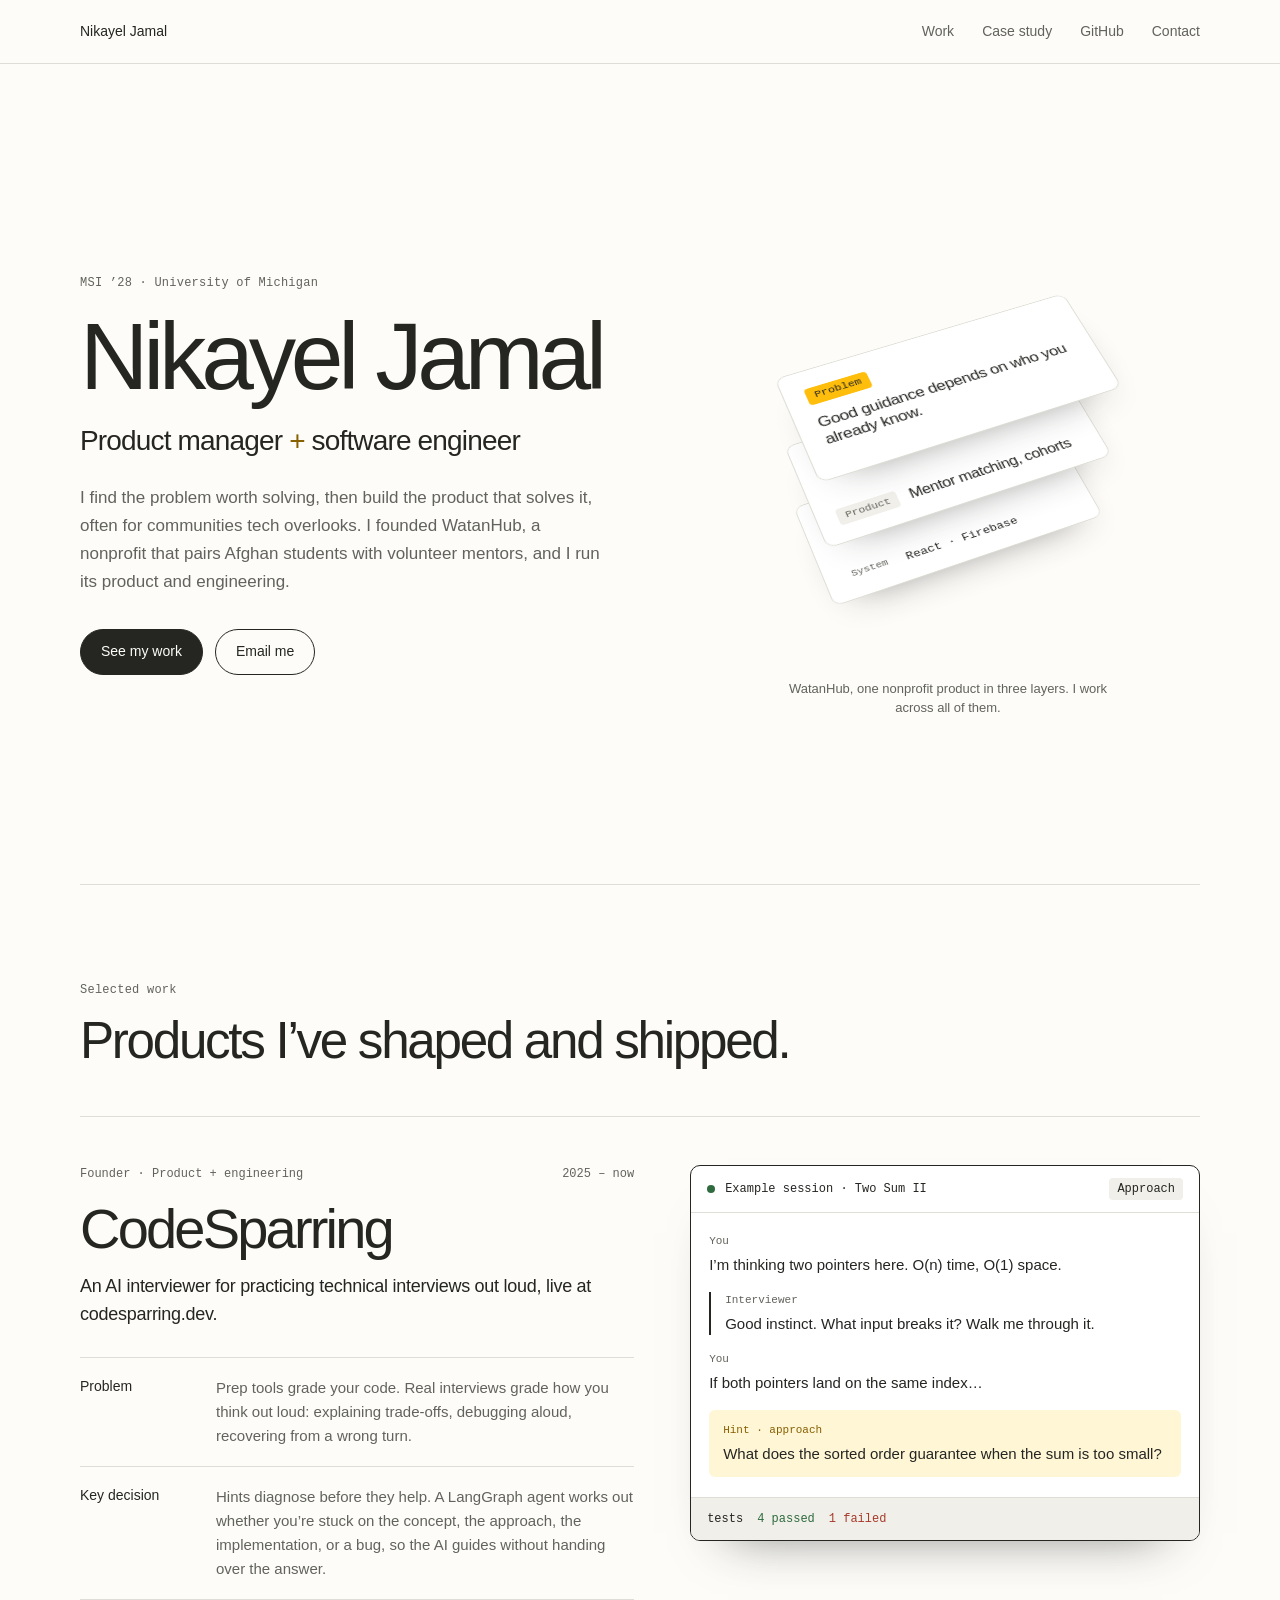
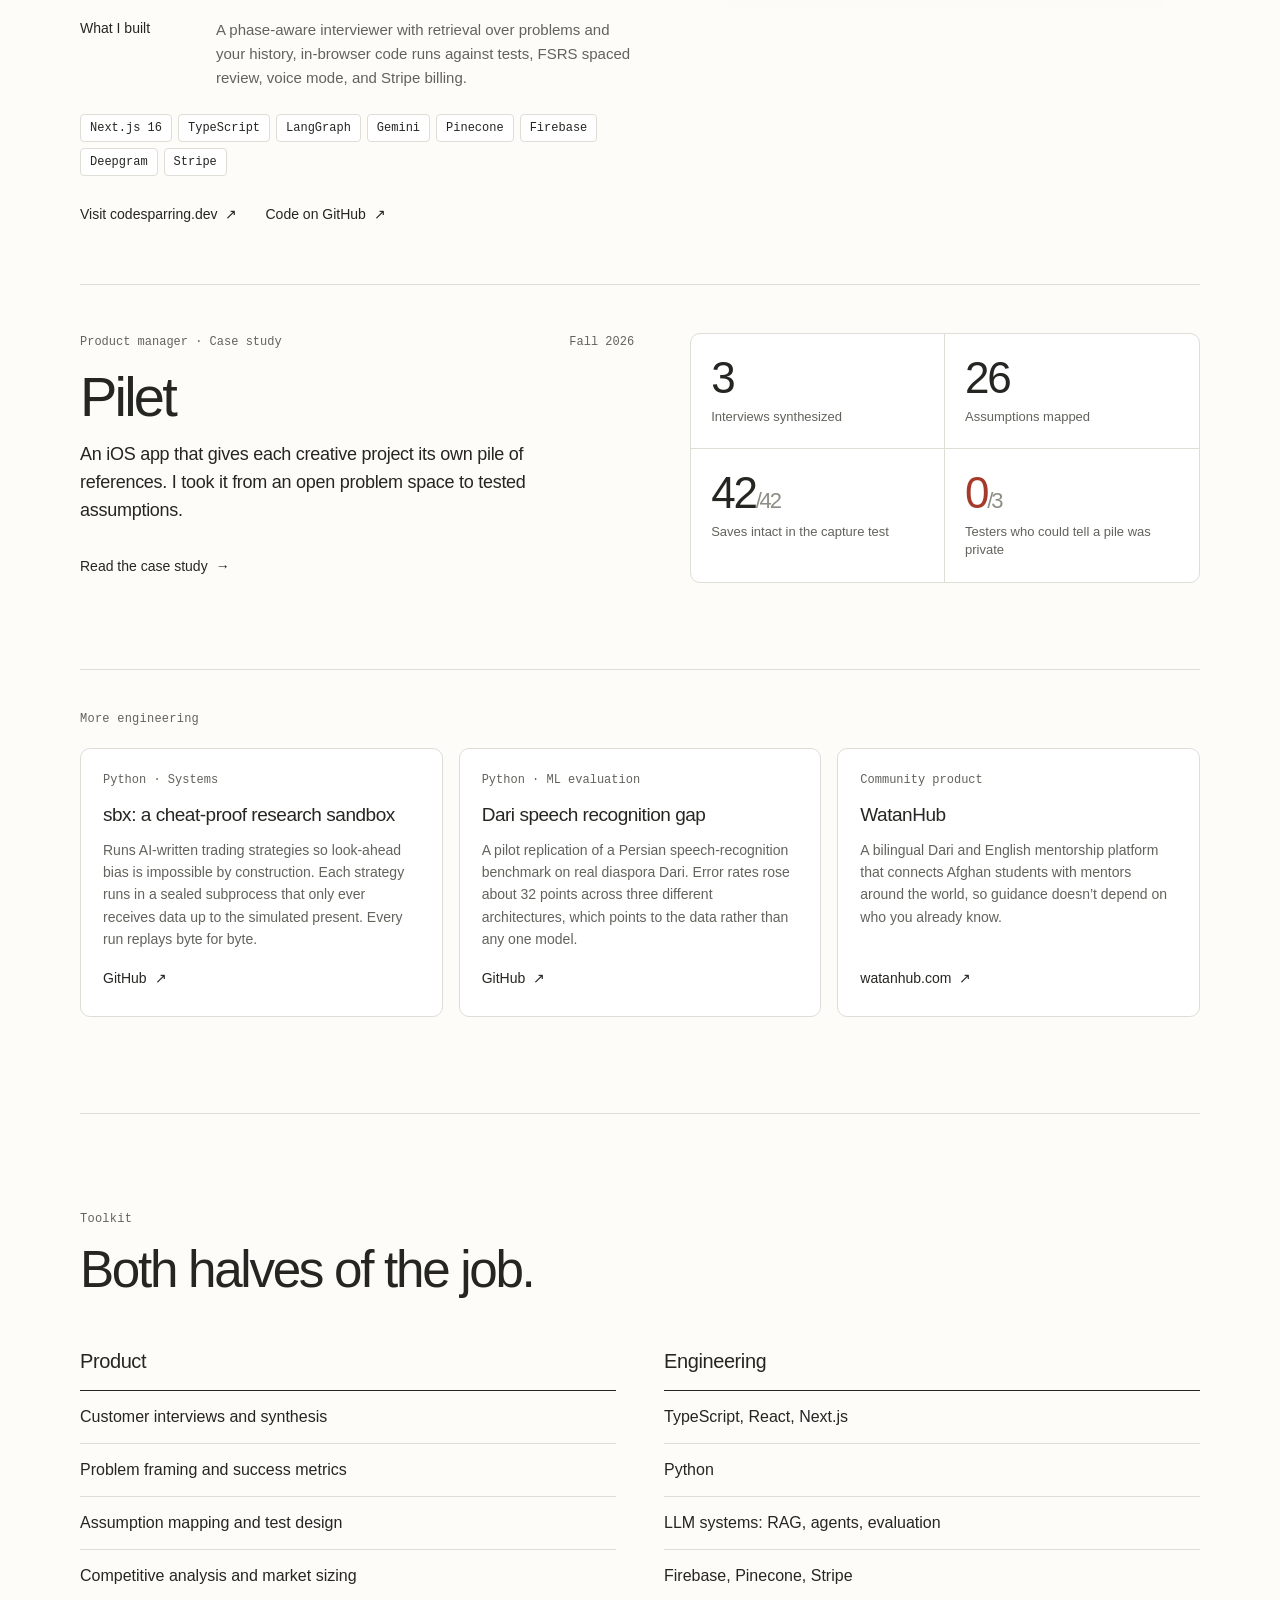
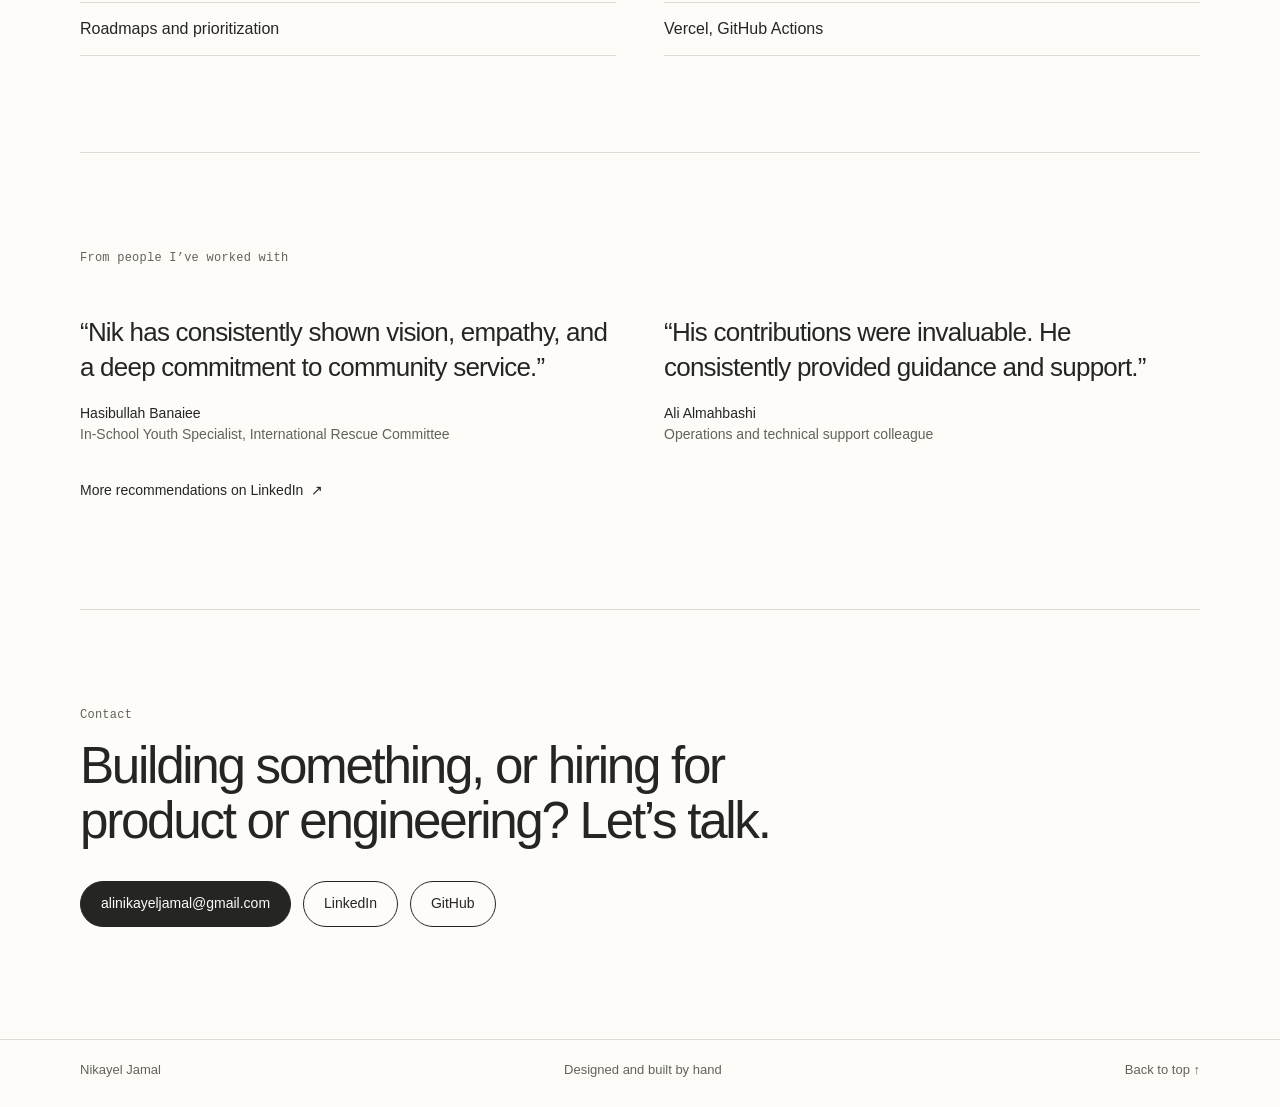
<file: index.html>
<!doctype html>
<html lang="en">
  <head>
    <meta charset="utf-8">
    <meta name="viewport" content="width=device-width, initial-scale=1">
    <title>Nikayel Jamal · Product Manager &amp; Software Engineer</title>
    <meta name="description" content="Product manager and software engineer at the University of Michigan School of Information (MSI ’28). I find the problem worth solving, then build the product that solves it, often for communities tech overlooks. Founder of WatanHub, a nonprofit mentorship platform for Afghan students.">
    <link rel="stylesheet" href="styles.css">
    <link rel="stylesheet" href="home.css">
    <script src="home.js" defer></script>
  </head>
  <body>
    <a class="skip-link" href="#top">Skip to content</a>
    <header class="site-header">
      <a class="brand" href="#top" aria-label="Nikayel Jamal home">Nikayel Jamal</a>
      <nav class="nav-links" aria-label="Primary navigation">
        <a href="#work">Work</a>
        <a href="case-study.html">Case study</a>
        <a href="https://github.com/Nikayel" target="_blank" rel="noreferrer">GitHub</a>
        <a href="#contact">Contact</a>
      </nav>
    </header>

    <main id="top" tabindex="-1">
      <!-- HERO -->
      <section class="hero" aria-labelledby="hero-title">
        <div class="hero-copy">
          <p class="label">MSI ’28 · University of Michigan</p>
          <h1 id="hero-title">Nikayel Jamal</h1>
          <p class="hero-role">Product manager <span aria-hidden="true">+</span> software engineer</p>
          <p class="hero-lede">I find the problem worth solving, then build the product that solves it, often for communities tech overlooks. I founded WatanHub, a nonprofit that pairs Afghan students with volunteer mentors, and I run its product and engineering.</p>
          <div class="hero-actions">
            <a class="button button-primary" href="#work">See my work</a>
            <a class="button button-quiet" href="mailto:alinikayeljamal@gmail.com">Email me</a>
          </div>
        </div>

        <!-- Signature: one product, three layers. CSS 3D, no library. -->
        <figure class="layers">
          <div class="layers-scene" data-tilt>
            <div class="layer layer-system">
              <span class="layer-tag">System</span>
              <p>React · Firebase</p>
            </div>
            <div class="layer layer-product">
              <span class="layer-tag">Product</span>
              <p>Mentor matching, cohorts</p>
            </div>
            <div class="layer layer-problem">
              <span class="layer-tag">Problem</span>
              <p>Good guidance depends on who you already know.</p>
            </div>
          </div>
          <figcaption>WatanHub, one nonprofit product in three layers. I work across all of them.</figcaption>
        </figure>
      </section>

      <!-- WORK -->
      <section class="section" id="work" aria-labelledby="work-title">
        <div class="section-head">
          <p class="label">Selected work</p>
          <h2 id="work-title">Products I’ve shaped and shipped.</h2>
        </div>

        <!-- Featured 1: founder, PM + SWE -->
        <article class="feature" aria-labelledby="cs-title">
          <div class="feature-copy">
            <p class="feature-meta"><span>Founder · Product + engineering</span><span>2025 – now</span></p>
            <h3 id="cs-title">CodeSparring</h3>
            <p class="feature-lede">An AI interviewer for practicing technical interviews out loud, live at codesparring.dev.</p>
            <dl class="feature-facts">
              <div><dt>Problem</dt><dd>Prep tools grade your code. Real interviews grade how you think out loud: explaining trade-offs, debugging aloud, recovering from a wrong turn.</dd></div>
              <div><dt>Key decision</dt><dd>Hints diagnose before they help. A LangGraph agent works out whether you’re stuck on the concept, the approach, the implementation, or a bug, so the AI guides without handing over the answer.</dd></div>
              <div><dt>What I built</dt><dd>A phase-aware interviewer with retrieval over problems and your history, in-browser code runs against tests, FSRS spaced review, voice mode, and Stripe billing.</dd></div>
            </dl>
            <ul class="stack" aria-label="Tech stack">
              <li>Next.js 16</li><li>TypeScript</li><li>LangGraph</li><li>Gemini</li><li>Pinecone</li><li>Firebase</li><li>Deepgram</li><li>Stripe</li>
            </ul>
            <div class="feature-links">
              <a class="text-link" href="https://www.codesparring.dev" target="_blank" rel="noreferrer">Visit codesparring.dev <span aria-hidden="true">↗</span></a>
              <a class="text-link" href="https://github.com/Nikayel/MockmateWebsite" target="_blank" rel="noreferrer">Code on GitHub <span aria-hidden="true">↗</span></a>
            </div>
          </div>

          <div class="session" aria-label="Example CodeSparring session">
            <div class="session-bar"><span class="session-dot"></span><span>Example session · Two Sum II</span><span class="session-phase">Approach</span></div>
            <div class="session-body">
              <p class="turn turn-you"><span>You</span>I’m thinking two pointers here. O(n) time, O(1) space.</p>
              <p class="turn turn-ai"><span>Interviewer</span>Good instinct. What input breaks it? Walk me through it.</p>
              <p class="turn turn-you"><span>You</span>If both pointers land on the same index…</p>
              <p class="turn turn-hint"><span>Hint · approach</span>What does the sorted order guarantee when the sum is too small?</p>
            </div>
            <div class="session-tests"><span>tests</span><span class="pass">4 passed</span><span class="fail">1 failed</span></div>
          </div>
        </article>

        <!-- Featured 2: PM case study -->
        <a class="feature feature-case" href="case-study.html" aria-labelledby="pilet-title">
          <div class="feature-copy">
            <p class="feature-meta"><span>Product manager · Case study</span><span>Fall 2026</span></p>
            <h3 id="pilet-title">Pilet</h3>
            <p class="feature-lede">An iOS app that gives each creative project its own pile of references. I took it from an open problem space to tested assumptions.</p>
            <span class="text-link case-link">Read the case study <span aria-hidden="true">→</span></span>
          </div>
          <dl class="case-stats">
            <div><dt>Interviews synthesized</dt><dd>3</dd></div>
            <div><dt>Assumptions mapped</dt><dd>26</dd></div>
            <div><dt>Saves intact in the capture test</dt><dd>42<small>/42</small></dd></div>
            <div><dt>Testers who could tell a pile was private</dt><dd>0<small>/3</small></dd></div>
          </dl>
        </a>

        <!-- More engineering -->
        <h3 class="more-title label">More engineering</h3>
        <ul class="more-grid">
          <li class="mini">
            <p class="feature-meta"><span>Python · Systems</span></p>
            <h4>sbx: a cheat-proof research sandbox</h4>
            <p>Runs AI-written trading strategies so look-ahead bias is impossible by construction. Each strategy runs in a sealed subprocess that only ever receives data up to the simulated present. Every run replays byte for byte.</p>
            <a class="text-link" href="https://github.com/Nikayel/finance-agent" target="_blank" rel="noreferrer">GitHub <span aria-hidden="true">↗</span></a>
          </li>
          <li class="mini">
            <p class="feature-meta"><span>Python · ML evaluation</span></p>
            <h4>Dari speech recognition gap</h4>
            <p>A pilot replication of a Persian speech-recognition benchmark on real diaspora Dari. Error rates rose about 32 points across three different architectures, which points to the data rather than any one model.</p>
            <a class="text-link" href="https://github.com/Nikayel/dari-asr-domain-gap" target="_blank" rel="noreferrer">GitHub <span aria-hidden="true">↗</span></a>
          </li>
          <li class="mini">
            <p class="feature-meta"><span>Community product</span></p>
            <h4>WatanHub</h4>
            <p>A bilingual Dari and English mentorship platform that connects Afghan students with mentors around the world, so guidance doesn’t depend on who you already know.</p>
            <a class="text-link" href="https://www.watanhub.com/" target="_blank" rel="noreferrer">watanhub.com <span aria-hidden="true">↗</span></a>
          </li>
        </ul>
      </section>

      <!-- TOOLKIT -->
      <section class="section toolkit" aria-labelledby="toolkit-title">
        <div class="section-head">
          <p class="label">Toolkit</p>
          <h2 id="toolkit-title">Both halves of the job.</h2>
        </div>
        <div class="toolkit-grid">
          <div>
            <h3>Product</h3>
            <ul>
              <li>Customer interviews and synthesis</li>
              <li>Problem framing and success metrics</li>
              <li>Assumption mapping and test design</li>
              <li>Competitive analysis and market sizing</li>
              <li>Roadmaps and prioritization</li>
            </ul>
          </div>
          <div>
            <h3>Engineering</h3>
            <ul>
              <li>TypeScript, React, Next.js</li>
              <li>Python</li>
              <li>LLM systems: RAG, agents, evaluation</li>
              <li>Firebase, Pinecone, Stripe</li>
              <li>Vercel, GitHub Actions</li>
            </ul>
          </div>
        </div>
      </section>

      <!-- REFERENCES -->
      <section class="section" aria-labelledby="refs-title">
        <div class="section-head">
          <p class="label">From people I’ve worked with</p>
          <h2 id="refs-title" class="visually-hidden">Recommendations</h2>
        </div>
        <div class="refs">
          <figure>
            <blockquote>“Nik has consistently shown vision, empathy, and a deep commitment to community service.”</blockquote>
            <figcaption><strong>Hasibullah Banaiee</strong> In-School Youth Specialist, International Rescue Committee</figcaption>
          </figure>
          <figure>
            <blockquote>“His contributions were invaluable. He consistently provided guidance and support.”</blockquote>
            <figcaption><strong>Ali Almahbashi</strong> Operations and technical support colleague</figcaption>
          </figure>
        </div>
        <a class="text-link" href="https://www.linkedin.com/in/nikayel-ali-162812221/?skipRedirect=true" target="_blank" rel="noreferrer">More recommendations on LinkedIn <span aria-hidden="true">↗</span></a>
      </section>

      <!-- CONTACT -->
      <section class="contact" id="contact" aria-labelledby="contact-title">
        <p class="label">Contact</p>
        <h2 id="contact-title">Building something, or hiring for product or engineering? Let’s talk.</h2>
        <div class="hero-actions">
          <a class="button button-primary" href="mailto:alinikayeljamal@gmail.com">alinikayeljamal@gmail.com</a>
          <a class="button button-quiet" href="https://www.linkedin.com/in/nikayel-ali-162812221/?skipRedirect=true" target="_blank" rel="noreferrer">LinkedIn</a>
          <a class="button button-quiet" href="https://github.com/Nikayel" target="_blank" rel="noreferrer">GitHub</a>
        </div>
      </section>
    </main>

    <footer class="site-footer">
      <span>Nikayel Jamal</span>
      <span>Designed and built by hand</span>
      <a href="#top">Back to top ↑</a>
    </footer>
  </body>
</html>
</file>
<file: styles.css>
/* Shared base for every page: tokens, reset, header, buttons. */
:root {
  --paper: #fdfcf9;
  --ink: #252622;
  --muted: #62635c;
  --faint: #8d8e86;
  --line: #deded6;
  --surface: #f0efe9;
  --card: #ffffff;
  --maize: #ffbe0b;
  --maize-ink: #876000;
  --text-primary: var(--ink);
  --text-secondary: var(--muted);
  --font: "Helvetica Neue", "Avenir Next", -apple-system, BlinkMacSystemFont, "SF Pro Display", "Segoe UI", sans-serif;
  --mono: ui-monospace, "SF Mono", "JetBrains Mono", Menlo, Consolas, monospace;
  --page: min(1120px, calc(100% - 96px));
}

* { box-sizing: border-box; }
html { scroll-behavior: smooth; }
body {
  margin: 0;
  background: var(--paper);
  color: var(--ink);
  font-family: var(--font);
  line-height: 1.5;
  -webkit-font-smoothing: antialiased;
}
a { color: inherit; text-underline-offset: 5px; }
h1, h2, h3, p { overflow-wrap: break-word; }
h1, h2, h3 { margin: 0; font-weight: 400; }
img, video { max-width: 100%; }
::selection { background: #ffe49a; color: var(--ink); }
:focus-visible { outline: 2px solid var(--ink); outline-offset: 4px; }

.skip-link { position: fixed; z-index: 50; top: 8px; left: 16px; padding: 12px 20px; transform: translateY(-180%); background: var(--ink); color: #fff; }
.skip-link:focus { transform: translateY(0); }

/* Header */
.site-header {
  position: sticky;
  top: 0;
  z-index: 10;
  display: flex;
  align-items: center;
  justify-content: space-between;
  gap: 24px;
  min-height: 64px;
  padding-inline: max(24px, calc((100% - 1120px) / 2));
  background: rgba(253, 252, 249, 0.9);
  border-bottom: 1px solid var(--line);
  backdrop-filter: blur(8px);
}
.brand { color: var(--ink); font-size: 14px; font-weight: 500; text-decoration: none; }
.nav-links { display: flex; flex-wrap: nowrap; justify-content: flex-end; gap: 28px; color: var(--muted); font-size: 14px; }
.nav-links a { display: inline-flex; align-items: center; min-height: 44px; text-decoration: none; }
.nav-links a:hover { color: var(--ink); }
.nav-links [aria-current="page"] { color: var(--ink); text-decoration: underline; text-decoration-color: var(--maize); text-decoration-thickness: 2px; text-underline-offset: 7px; }

/* Shared pieces */
.label { margin: 0; color: var(--muted); font-family: var(--mono); font-size: 12px; letter-spacing: 0.02em; }
.button { display: inline-flex; align-items: center; justify-content: center; gap: 10px; min-height: 46px; padding: 0 20px; border: 1px solid var(--ink); border-radius: 999px; font-size: 14px; text-decoration: none; transition: background-color 160ms ease, color 160ms ease; }
.button-primary { background: var(--ink); color: var(--paper); }
.button-primary:hover { background: #000; }
.button-quiet:hover { background: var(--ink); color: var(--paper); }
.text-link { display: inline-flex; align-items: center; gap: 8px; min-height: 44px; font-size: 14px; text-decoration: none; }
.text-link:hover { text-decoration: underline; }

@media (max-width: 640px) {
  :root { --page: calc(100% - 32px); }
  .site-header { gap: 12px; min-height: 56px; padding-inline: 16px; }
  .brand { flex-shrink: 0; font-size: 13px; }
  .nav-links { gap: 14px; font-size: 12px; }
}

@media (max-width: 400px) {
  .nav-links { gap: 10px; font-size: 11px; }
}

@media (prefers-reduced-motion: reduce) {
  html { scroll-behavior: auto; }
  *, *::before, *::after { transition-duration: 0.01ms !important; animation-duration: 0.01ms !important; }
}
</file>
<file: home.css>
/* Homepage */
main:focus { outline: none; }
.visually-hidden { position: absolute; width: 1px; height: 1px; overflow: hidden; clip: rect(0 0 0 0); white-space: nowrap; }

/* Hero */
.hero { display: grid; grid-template-columns: minmax(0, 1fr) minmax(0, 0.9fr); gap: 56px; align-items: center; width: var(--page); min-height: min(calc(100vh - 64px), 820px); margin-inline: auto; padding: 64px 0; }
.hero h1 { margin-top: 18px; font-size: clamp(56px, 7.4vw, 104px); line-height: 0.98; letter-spacing: -0.055em; }
.hero-role { margin: 18px 0 0; font-size: clamp(20px, 2.2vw, 28px); letter-spacing: -0.03em; }
.hero-role span { color: var(--maize-ink); }
.hero-lede { max-width: 520px; margin: 22px 0 0; color: var(--muted); font-size: 17px; line-height: 1.65; }
.hero-actions { display: flex; flex-wrap: wrap; gap: 12px; margin-top: 32px; }

/* Signature: layered 3D stack */
.layers { margin: 0; }
.layers-scene { --rx: 38deg; --rz: -22deg; --gap: 104px; position: relative; height: 440px; perspective: 1400px; }
.layers-scene > .layer { position: absolute; left: 50%; top: 50%; width: 300px; min-height: 132px; margin: -66px 0 0 -150px; padding: 18px 20px; border: 1px solid var(--line); border-radius: 10px; background: var(--card); box-shadow: 0 24px 40px -28px rgba(37, 38, 34, 0.45); transform: rotateX(var(--rx)) rotateZ(var(--rz)) translateZ(calc(var(--z) * var(--gap))); transition: transform 600ms cubic-bezier(0.22, 1, 0.36, 1); }
.layers-scene:hover, .layers-scene:focus-within { --gap: 120px; }
.layers-scene > .layer-system, .layers-scene > .layer-product { display: flex; align-items: flex-end; gap: 12px; }
.layer-system p, .layer-product p { margin: 0; }
.layer-system .layer-tag, .layer-product .layer-tag { flex: none; margin-bottom: 1px; }
.layer-system { --z: -1; background: var(--surface); }
.layer-product { --z: 0; }
.layer-problem { --z: 1; border-color: var(--ink); }
.layer-tag { display: inline-block; padding: 2px 8px; border-radius: 4px; background: var(--surface); color: var(--muted); font-family: var(--mono); font-size: 11px; }
.layer-problem .layer-tag { background: var(--maize); color: var(--ink); }
.layer-system .layer-tag { background: var(--card); }
.layer p { margin: 12px 0 0; font-size: 16px; line-height: 1.35; letter-spacing: -0.02em; }
.layer-system p { font-family: var(--mono); font-size: 13px; letter-spacing: 0; }
.layers figcaption { max-width: 340px; margin: 8px auto 0; color: var(--muted); font-size: 13px; line-height: 1.5; text-align: center; }

/* Sections */
.section { width: var(--page); margin-inline: auto; padding: 96px 0; border-top: 1px solid var(--line); }
.section-head { margin-bottom: 48px; }
.section-head h2, .contact h2 { max-width: 760px; margin-top: 14px; font-size: clamp(32px, 4vw, 52px); line-height: 1.08; letter-spacing: -0.045em; text-wrap: balance; }

/* Featured work */
.feature { display: grid; grid-template-columns: minmax(0, 1fr) minmax(0, 0.92fr); gap: 56px; align-items: start; padding: 48px 0; border-top: 1px solid var(--line); color: inherit; text-decoration: none; }
.feature-meta { display: flex; flex-wrap: wrap; justify-content: space-between; gap: 8px 16px; margin: 0; color: var(--muted); font-family: var(--mono); font-size: 12px; }
.feature h3 { margin-top: 18px; font-size: clamp(36px, 4.4vw, 56px); line-height: 1; letter-spacing: -0.05em; }
.feature-lede { max-width: 520px; margin: 16px 0 0; font-size: 18px; line-height: 1.55; letter-spacing: -0.015em; }
.feature-facts { display: grid; gap: 18px; margin: 28px 0 0; }
.feature-facts > div { display: grid; grid-template-columns: 120px minmax(0, 1fr); gap: 16px; padding-top: 18px; border-top: 1px solid var(--line); }
.feature-facts dt { font-size: 14px; font-weight: 500; }
.feature-facts dd { margin: 0; color: var(--muted); font-size: 15px; line-height: 1.6; }
.stack { display: flex; flex-wrap: wrap; gap: 6px; margin: 24px 0 0; padding: 0; list-style: none; }
.stack li { padding: 4px 9px; border: 1px solid var(--line); border-radius: 4px; background: var(--card); font-family: var(--mono); font-size: 12px; }
.feature-links { display: flex; flex-wrap: wrap; gap: 4px 28px; margin-top: 16px; }

/* Example session panel */
.session { position: sticky; top: 96px; overflow: hidden; border: 1px solid var(--ink); border-radius: 10px; background: var(--card); box-shadow: 0 30px 50px -38px rgba(37, 38, 34, 0.6); }
.session-bar { display: flex; align-items: center; gap: 10px; padding: 12px 16px; border-bottom: 1px solid var(--line); font-family: var(--mono); font-size: 12px; }
.session-dot { width: 8px; height: 8px; border-radius: 50%; background: #2f6b3f; }
.session-phase { margin-left: auto; padding: 2px 8px; border-radius: 4px; background: var(--surface); }
.session-body { display: grid; gap: 16px; padding: 20px 18px; }
.turn { margin: 0; font-size: 15px; line-height: 1.5; }
.turn span { display: block; margin-bottom: 4px; color: var(--muted); font-family: var(--mono); font-size: 11px; }
.turn-ai { padding-left: 14px; border-left: 2px solid var(--ink); }
.turn-hint { padding: 12px 14px; border-radius: 6px; background: #fff6d6; }
.turn-hint span { color: var(--maize-ink); }
.session-tests { display: flex; gap: 14px; padding: 12px 16px; border-top: 1px solid var(--line); background: var(--surface); font-family: var(--mono); font-size: 12px; }
.session-tests .pass { color: #2f6b3f; }
.session-tests .fail { color: #a63a2a; }

/* WatanHub impact panel */
.impact { position: sticky; top: 96px; overflow: hidden; border: 1px solid var(--ink); border-radius: 10px; background: var(--card); box-shadow: 0 30px 50px -38px rgba(37, 38, 34, 0.6); }
.impact-hero { padding: 28px 20px 24px; border-bottom: 1px solid var(--line); background: #fff6d6; }
.impact-number { margin: 0; font-size: clamp(64px, 8vw, 96px); line-height: 0.9; letter-spacing: -0.06em; }
.impact-label { margin: 12px 0 0; font-size: 16px; letter-spacing: -0.015em; }
.impact-rows { margin: 0; }
.impact-rows > div { display: grid; grid-template-columns: 110px minmax(0, 1fr); gap: 12px; padding: 14px 20px; border-bottom: 1px solid var(--line); }
.impact-rows > div:last-child { border-bottom: 0; }
.impact-rows dt { color: var(--muted); font-family: var(--mono); font-size: 12px; line-height: 1.9; }
.impact-rows dd { margin: 0; font-size: 15px; line-height: 1.5; }
.impact-rows [dir="rtl"] { font-size: 16px; }

/* Case study feature */
.feature-case { margin-top: 0; }
.feature-case:hover h3 { text-decoration: underline; text-decoration-color: var(--maize); text-decoration-thickness: 3px; text-underline-offset: 8px; }
.case-link { margin-top: 20px; }
.feature-case:hover .case-link { text-decoration: underline; }
.case-stats { display: grid; grid-template-columns: repeat(2, minmax(0, 1fr)); gap: 0; margin: 0; border: 1px solid var(--line); border-radius: 10px; background: var(--card); overflow: hidden; }
.case-stats > div { display: flex; flex-direction: column-reverse; justify-content: flex-end; gap: 8px; padding: 22px 20px; border-bottom: 1px solid var(--line); }
.case-stats > div:nth-child(odd) { border-right: 1px solid var(--line); }
.case-stats > div:nth-last-child(-n+2) { border-bottom: 0; }
.case-stats dt { color: var(--muted); font-size: 13px; line-height: 1.4; }
.case-stats dd { margin: 0; font-size: 44px; line-height: 1; letter-spacing: -0.05em; }
.case-stats small { color: var(--faint); font-size: 22px; }
.case-stats > div:last-child dd { color: #a63a2a; }

/* More engineering */
.more-title { margin: 32px 0 20px; padding-top: 40px; border-top: 1px solid var(--line); }
.more-grid { display: grid; grid-template-columns: repeat(3, minmax(0, 1fr)); gap: 16px; margin: 0; padding: 0; list-style: none; }
.more-grid-2 { grid-template-columns: repeat(2, minmax(0, 1fr)); }
.mini { display: flex; flex-direction: column; padding: 22px; border: 1px solid var(--line); border-radius: 10px; background: var(--card); }
.mini h4 { margin: 14px 0 0; font-size: 19px; font-weight: 400; line-height: 1.25; letter-spacing: -0.025em; }
.mini > p:not(.feature-meta) { margin: 12px 0 0; color: var(--muted); font-size: 14px; line-height: 1.6; }
.mini .text-link { margin-top: auto; padding-top: 12px; }

/* Toolkit */
.toolkit-grid { display: grid; grid-template-columns: repeat(2, minmax(0, 1fr)); gap: 48px; }
.toolkit h3 { padding-bottom: 14px; border-bottom: 1px solid var(--ink); font-size: 20px; letter-spacing: -0.02em; }
.toolkit ul { margin: 0; padding: 0; list-style: none; }
.toolkit li { padding: 14px 0; border-bottom: 1px solid var(--line); font-size: 16px; }

/* References */
.refs { display: grid; grid-template-columns: repeat(2, minmax(0, 1fr)); gap: 48px; margin-bottom: 24px; }
.refs figure { margin: 0; }
.refs blockquote { margin: 0; font-size: clamp(20px, 2.1vw, 26px); line-height: 1.35; letter-spacing: -0.03em; }
.refs figcaption { margin-top: 18px; color: var(--muted); font-size: 14px; line-height: 1.5; }
.refs strong { display: block; color: var(--ink); font-weight: 500; }

/* Contact + footer */
.contact { width: var(--page); margin-inline: auto; padding: 96px 0 112px; border-top: 1px solid var(--line); }
.contact h2 { max-width: 820px; }
.site-footer { display: flex; justify-content: space-between; gap: 16px; padding: 20px max(24px, calc((100% - 1120px) / 2)) 28px; border-top: 1px solid var(--line); color: var(--muted); font-size: 13px; }
.site-footer a { text-decoration: none; }
.site-footer a:hover { color: var(--ink); text-decoration: underline; }

@media (max-width: 1000px) {
  .hero { grid-template-columns: 1fr; min-height: 0; gap: 24px; padding: 56px 0 40px; }
  .layers-scene { height: 400px; }
  .feature { grid-template-columns: 1fr; gap: 32px; }
  .session, .impact { position: static; }
  .more-grid { grid-template-columns: 1fr; }
}

@media (max-width: 640px) {
  .hero { padding-top: 40px; }
  .layers-scene { --gap: 80px; height: 340px; }
  .layers-scene:hover, .layers-scene:focus-within { --gap: 80px; }
  .layers-scene > .layer { width: 280px; min-height: 120px; margin: -60px 0 0 -140px; padding: 14px 16px; }
  .layer p { font-size: 14px; }
  .section { padding: 64px 0; }
  .contact { padding: 64px 0 80px; }
  .section-head { margin-bottom: 32px; }
  .feature-facts > div { grid-template-columns: 1fr; gap: 6px; }
  .impact-rows > div { grid-template-columns: 1fr; gap: 2px; }
  .case-stats dd { font-size: 34px; }
  .toolkit-grid, .refs { grid-template-columns: 1fr; gap: 32px; }
  .contact .button-primary { font-size: 13px; }
  .site-footer { padding-inline: 16px; }
  .site-footer span:nth-child(2) { display: none; }
}

@media (prefers-reduced-motion: reduce) {
  .layers-scene:hover, .layers-scene:focus-within { --gap: 96px; }
}
</file>
